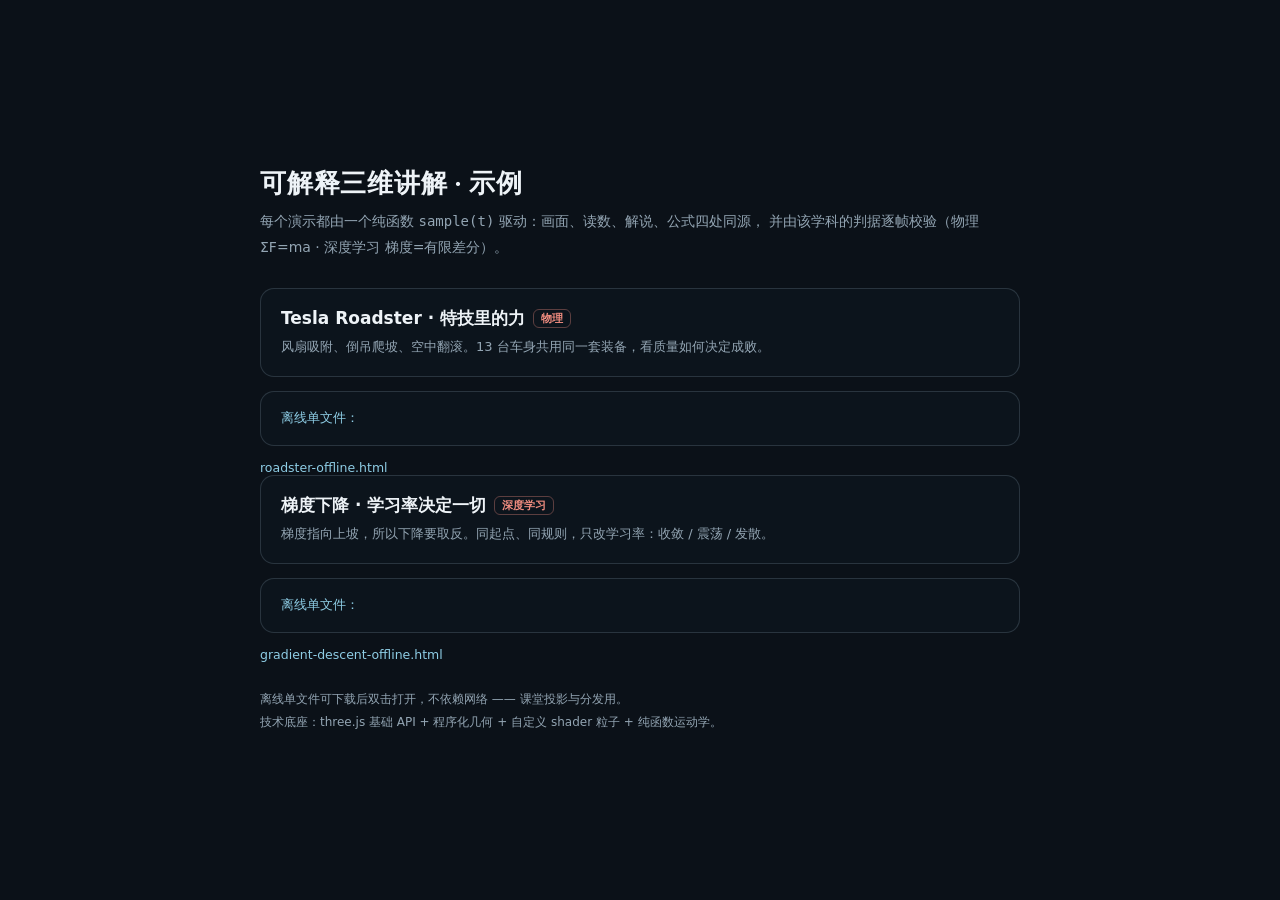
<file: index.html>
<!doctype html>
<html lang="zh-CN">
<head>
<meta charset="UTF-8">
<meta name="viewport" content="width=device-width,initial-scale=1">
<title>可解释三维讲解 · 示例</title>
<style>
  :root{--bg:#0b1118;--ink:#eef3f7;--ink2:#c3d0da;--ink3:#93a5b3;--line:rgba(170,200,220,.18);--accent:#f18d80;}
  *{box-sizing:border-box;margin:0;padding:0}
  body{background:var(--bg);color:var(--ink);font-family:"PingFang SC",system-ui,sans-serif;
       min-height:100dvh;display:grid;place-items:center;padding:40px 20px}
  .wrap{max-width:760px;width:100%}
  h1{font-family:"Songti SC",Georgia,serif;font-size:26px;letter-spacing:.03em;margin-bottom:8px}
  .sub{color:var(--ink3);font-size:14px;line-height:1.8;margin-bottom:28px}
  .card{display:block;text-decoration:none;color:inherit;border:1px solid var(--line);border-radius:14px;
        padding:18px 20px;margin-bottom:14px;background:rgba(14,23,32,.65);transition:.18s}
  .card:hover{border-color:rgba(241,141,128,.5);background:rgba(20,32,44,.9)}
  .card h2{font-size:17px;font-weight:600;margin-bottom:6px}
  .card p{font-size:13px;color:var(--ink3);line-height:1.7}
  .tag{display:inline-block;font-size:11px;color:var(--accent);border:1px solid rgba(241,141,128,.35);
       border-radius:6px;padding:1px 7px;margin-left:8px;vertical-align:2px}
  .dl{font-size:12.5px;color:var(--ink3);margin-top:10px}
  .dl a{color:#8ecde5;text-decoration:none}
  footer{margin-top:26px;font-size:12px;color:var(--ink3);line-height:1.9}
</style>
</head>
<body>
<div class="wrap">
  <h1>可解释三维讲解 · 示例</h1>
  <p class="sub">每个演示都由一个纯函数 <code>sample(t)</code> 驱动：画面、读数、解说、公式四处同源，
     并由该学科的判据逐帧校验（物理 ΣF=ma · 深度学习 梯度=有限差分）。</p>

  <a class="card" href="./roadster/">
    <h2>Tesla Roadster · 特技里的力<span class="tag">物理</span></h2>
    <p>风扇吸附、倒吊爬坡、空中翻滚。13 台车身共用同一套装备，看质量如何决定成败。</p>
    <div class="dl">离线单文件：<a href="./roadster-offline.html">roadster-offline.html</a></div>
  </a>

  <a class="card" href="./gradient-descent/">
    <h2>梯度下降 · 学习率决定一切<span class="tag">深度学习</span></h2>
    <p>梯度指向上坡，所以下降要取反。同起点、同规则，只改学习率：收敛 / 震荡 / 发散。</p>
    <div class="dl">离线单文件：<a href="./gradient-descent-offline.html">gradient-descent-offline.html</a></div>
  </a>

  <footer>
    离线单文件可下载后双击打开，不依赖网络 —— 课堂投影与分发用。<br>
    技术底座：three.js 基础 API + 程序化几何 + 自定义 shader 粒子 + 纯函数运动学。
  </footer>
</div>
</body>
</html>
</file>
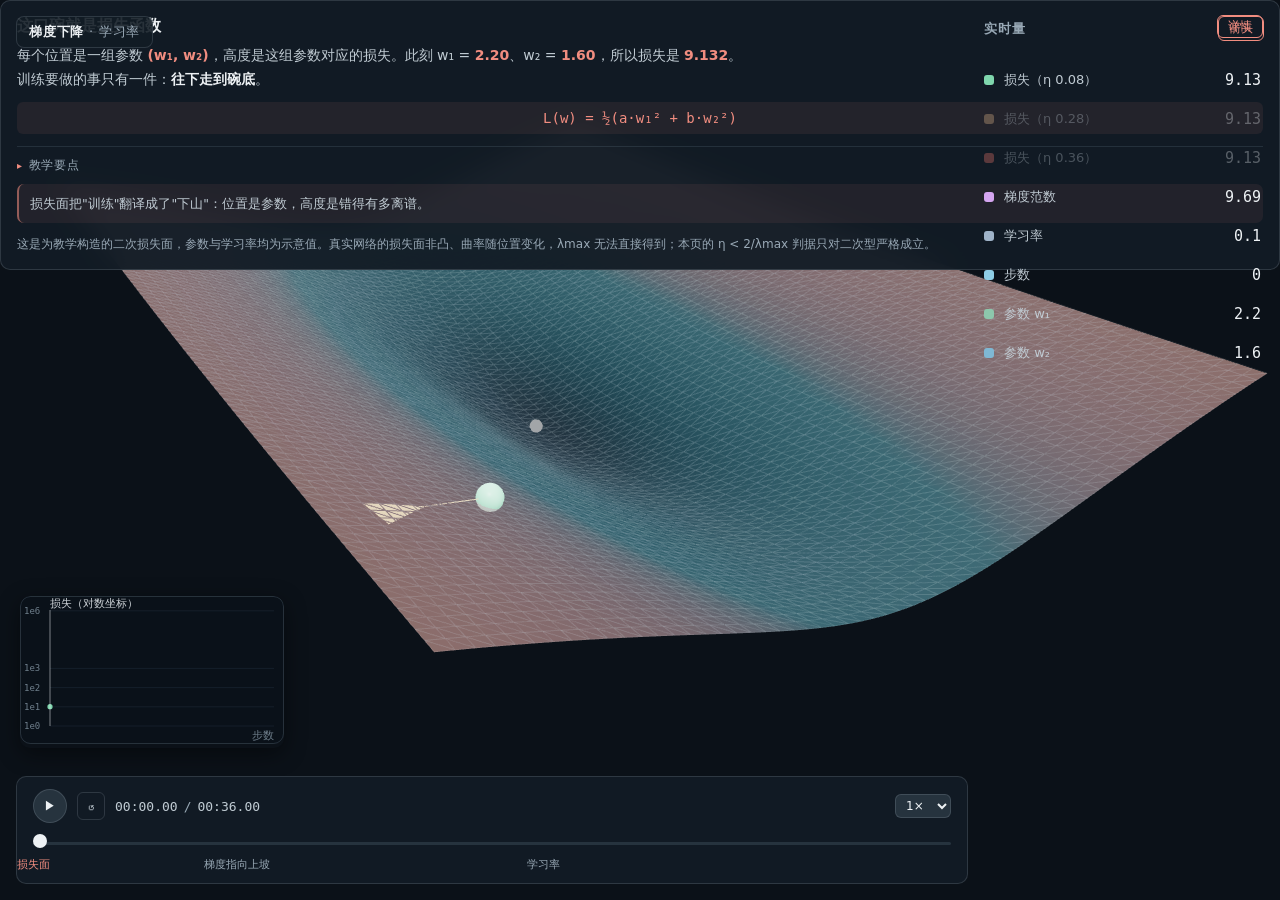
<file: gradient-descent/index.html>
<!doctype html>
<html lang="zh-CN">
<head>
<meta charset="UTF-8">
<meta name="viewport" content="width=device-width, initial-scale=1.0">
<meta name="color-scheme" content="dark">
<meta name="theme-color" content="#0b1118">
<title>梯度下降 · 学习率决定一切</title>
<meta name="description" content="可交互的梯度下降讲解：梯度指向上坡，所以下降要取反；学习率越过 2/L 就开始震荡、然后发散。">
<link rel="icon" href="data:,">
<style>
  *, *::before, *::after { box-sizing: border-box; margin: 0; padding: 0; }
  html, body { height: 100%; }
  body {
    background: #0b1118;
    color: #edf1f4;
    font-family: "Satoshi", "Source Han Sans SC", "PingFang SC", system-ui, sans-serif;
    overflow: hidden;
  }

  #experience {
    position: relative;
    width: 100%;
    height: 100dvh;
    min-height: 560px;
    overflow: hidden;
    isolation: isolate;
  }

  #stage { position: absolute; inset: 0; z-index: 0; }
  #stage canvas { display: block; width: 100%; height: 100%; touch-action: none; }

  #markers {
    position: absolute; inset: 0; z-index: 5;
    pointer-events: none;
  }

  /* ── 顶部控件 ── */
  #controls {
    position: absolute; z-index: 10;
    top: 16px; left: 16px;
    display: flex; align-items: center; gap: 10px;
    flex-wrap: wrap;
  }

  .brand {
    font-size: 13px; letter-spacing: 0.06em;
    color: #99a9b6;
    padding: 6px 12px;
    border: 1px solid rgba(197,212,223,0.16);
    border-radius: 8px;
    background: rgba(18,28,37,0.9);
  }
  .brand strong { color: #edf1f4; font-weight: 600; }

  /* ── 右侧面板 ── */
  #panel {
    position: absolute; z-index: 10;
    top: 16px; right: 16px;
    width: 280px;
    max-height: calc(100dvh - 220px);
    overflow-y: auto;
    display: flex; flex-direction: column; gap: 14px;
  }

  #narrative {
    background: rgba(18,28,37,0.95);
    border: 1px solid rgba(197,212,223,0.16);
    border-radius: 10px;
    padding: 14px 16px;
    backdrop-filter: blur(12px);
  }

  /* 损失曲线小图：左下角 HUD，避开工具栏与时间轴 */
  .gd-chart {
    position: absolute; z-index: 9; left: 20px; bottom: 152px;
    border-radius: 10px; overflow: hidden;
    box-shadow: 0 6px 22px rgba(0,0,0,.45);
    pointer-events: none;
  }
  @media (max-width: 820px) { .gd-chart { display: none; } }

  #force-readout {
    position: absolute; width: 1px; height: 1px; overflow: hidden;
    clip: rect(0,0,0,0); white-space: nowrap;
  }

  /* ── 底部时间轴 ── */
  #timeline-host {
    position: absolute; z-index: 10;
    left: 16px; right: 312px; bottom: 16px;
  }

  /* ── 加载 / 错误 ── */
  #loader {
    position: absolute; inset: 0; z-index: 20;
    display: grid; place-items: center;
    background: #0b1118;
    transition: opacity 0.4s ease;
  }
  #loader.is-ready { opacity: 0; pointer-events: none; }
  #loader p { font-size: 13px; color: #99a9b6; letter-spacing: 0.1em; }

  #render-error {
    position: absolute; z-index: 30;
    top: 50%; left: 50%; transform: translate(-50%, -50%);
    background: rgba(18,28,37,0.98);
    border: 1px solid rgba(197,212,223,0.2);
    border-radius: 12px;
    padding: 24px 28px;
    max-width: 420px;
    text-align: center;
  }
  #render-error h2 { font-size: 17px; margin-bottom: 8px; }
  #render-error p { font-size: 14px; color: #c0cbd3; line-height: 1.6; }

  /* ── 窄屏 ── */
  @media (max-width: 800px) {
    #panel {
      top: auto; bottom: 96px; left: 16px; right: 16px;
      width: auto; max-height: 34dvh;
    }
    #timeline-host { left: 16px; right: 16px; bottom: 12px; }
    #controls { top: 12px; left: 12px; }
  }

  @media (prefers-reduced-motion: reduce) {
    #loader { transition: none; }
  }
</style>
  <script type="module" crossorigin src="./assets/index-Dy_gwmwB.js"></script>
  <link rel="modulepreload" crossorigin href="./assets/three-DLMlh1o_.js">
  <link rel="stylesheet" crossorigin href="./assets/index-Dy4C3hiZ.css">
</head>
<body>

<main id="experience" aria-label="梯度下降 · 可交互讲解">
  <div id="stage" role="img" aria-label="三维损失曲面与下降轨迹"></div>
  <div id="markers" aria-hidden="true"></div>

  <nav id="controls" aria-label="场景控件">
    <span class="brand"><strong>梯度下降</strong> · 学习率</span>
  </nav>

  <aside id="panel" aria-label="实时量与说明"></aside>
  <div id="narrative"></div>

  <div id="timeline-host"></div>

  <div id="force-readout" role="status"></div>

  <div id="loader" role="status"><p>加载中…</p></div>

  <div id="render-error" hidden>
    <h2>无法显示场景</h2>
    <p>请重新加载。如果仍然不行，请确认浏览器已启用硬件加速。</p>
  </div>
</main>

</body>
</html>
</file>
<file: gradient-descent/assets/index-Dy4C3hiZ.css>
:root{--eq-bg: #0b1118;--eq-surface: rgba(18, 28, 37, .95);--eq-surface-2: #26333e;--eq-text: #edf1f4;--eq-text-muted: #c0cbd3;--eq-text-faint: #99a9b6;--eq-border: rgba(197, 212, 223, .16);--eq-accent: #f18d80;--eq-radius: 10px;--eq-gap: 16px;--eq-font: "Satoshi", "Source Han Sans SC", "PingFang SC", system-ui, sans-serif;--eq-font-mono: "IBM Plex Mono", "SF Mono", ui-monospace, monospace}.eq-panel,.eq-timeline,.eq-narrative,.eq-dialog,.eq-marker,.eq-disclaimer,.eq-row,.eq-chapters button,h1,h2,h3,h4,h5,h6,p,li{word-break:keep-all;line-break:strict;overflow-wrap:break-word}h1,h2,h3,h4,.eq-narrative-head h3{text-wrap:balance}p,li,.eq-narrative-body{text-wrap:pretty}.eq-panel{background:var(--eq-surface);border:1px solid var(--eq-border);border-radius:var(--eq-radius);padding:14px 16px;font-family:var(--eq-font);color:var(--eq-text);backdrop-filter:blur(12px)}.eq-panel-head{display:flex;align-items:center;justify-content:space-between;margin-bottom:10px}.eq-panel-head h2{font-size:13px;font-weight:600;letter-spacing:.08em;text-transform:uppercase;color:var(--eq-text-faint);margin:0}.eq-panel-list{display:flex;flex-direction:column;gap:6px}.eq-row{display:grid;grid-template-columns:10px 1fr auto;align-items:center;gap:10px;padding:6px 0 9px;position:relative;transition:opacity .18s ease}.eq-bar{position:absolute;left:0;right:0;bottom:2px;height:2px;border-radius:2px;background:#aac8dc17;overflow:hidden}.eq-bar>i{display:block;height:100%;width:0;border-radius:2px;background:var(--row-color, var(--eq-accent));opacity:.75;transition:width .1s linear}.eq-row.is-inactive .eq-bar{opacity:.35}.eq-row.is-inactive{opacity:.32}.eq-swatch{width:10px;height:10px;border-radius:3px;background:var(--row-color, var(--eq-accent))}.eq-name{font-size:13px;color:var(--eq-text-muted)}.eq-number{font-family:var(--eq-font-mono);font-size:15px;font-variant-numeric:tabular-nums;color:var(--eq-text)}.eq-unit{font-size:11px;color:var(--eq-text-faint);margin-left:3px}.eq-toggle{font:inherit;font-size:12px;color:var(--eq-text-muted);background:transparent;border:1px solid var(--eq-border);border-radius:6px;padding:3px 10px;cursor:pointer}.eq-toggle[aria-pressed=true]{color:var(--eq-accent);border-color:currentColor}.eq-marker{position:absolute;top:0;left:0;display:flex;align-items:baseline;gap:6px;padding:3px 9px;border-radius:6px;background:#0b1118d1;border:1px solid var(--marker-color, var(--eq-accent));font-family:var(--eq-font);font-size:12px;color:var(--eq-text);white-space:nowrap;pointer-events:none;will-change:transform}.eq-marker-name{color:var(--marker-color, var(--eq-accent))}.eq-marker-number{font-family:var(--eq-font-mono);font-variant-numeric:tabular-nums;font-size:13px}.eq-timeline{background:var(--eq-surface);border:1px solid var(--eq-border);border-radius:var(--eq-radius);padding:12px 16px 30px;font-family:var(--eq-font);color:var(--eq-text);position:relative}.eq-transport{display:flex;align-items:center;gap:10px;margin-bottom:10px}.eq-play{width:34px;height:34px;border-radius:50%;border:1px solid var(--eq-border);background:var(--eq-surface-2);color:var(--eq-text);font-size:12px;cursor:pointer}.eq-icon-btn{width:28px;height:28px;border-radius:6px;border:1px solid var(--eq-border);background:transparent;color:var(--eq-text-muted);cursor:pointer;font-size:13px}.eq-timecode{font-family:var(--eq-font-mono);font-variant-numeric:tabular-nums;font-size:13px;color:var(--eq-text-muted);display:flex;gap:6px}.eq-divider{color:var(--eq-text-faint)}.eq-rate{margin-left:auto;font:inherit;font-size:12px;background:var(--eq-surface-2);color:var(--eq-text);border:1px solid var(--eq-border);border-radius:6px;padding:3px 6px}.eq-track{position:relative;height:20px}.eq-track:before{content:"";position:absolute;left:0;right:0;top:9px;height:3px;border-radius:2px;background:var(--eq-surface-2)}.eq-progress{position:absolute;left:0;top:9px;height:3px;border-radius:2px;background:var(--eq-accent);pointer-events:none}.eq-range{position:absolute;inset:0;width:100%;margin:0;appearance:none;background:transparent;cursor:pointer}.eq-range::-webkit-slider-thumb{appearance:none;width:14px;height:14px;border-radius:50%;background:var(--eq-text);border:none;margin-top:-5px}.eq-range::-moz-range-thumb{width:14px;height:14px;border-radius:50%;background:var(--eq-text);border:none}.eq-chapters{position:absolute;left:16px;right:16px;bottom:6px;height:22px}.eq-chapters button{position:absolute;transform:translate(-50%);font:inherit;font-size:11px;color:var(--eq-text-faint);background:transparent;border:none;padding:2px 6px;border-radius:4px;cursor:pointer;white-space:nowrap}.eq-chapters button:hover{color:var(--eq-text)}.eq-chapters button[aria-current=true]{color:var(--eq-accent)}.eq-narrative{font-family:var(--eq-font);color:var(--eq-text)}.eq-narrative-head{display:flex;align-items:center;justify-content:space-between;gap:12px;margin-bottom:6px}.eq-narrative-head h3{font-size:16px;font-weight:600;margin:0;color:var(--eq-text)}.eq-details{font:inherit;font-size:12px;color:var(--eq-accent);background:transparent;border:1px solid currentColor;border-radius:6px;padding:2px 10px;cursor:pointer;flex-shrink:0}.eq-narrative-body{font-size:14px;line-height:1.7;color:var(--eq-text-muted)}.eq-narrative-body strong{color:var(--eq-text)}.eq-narrative-body .hl{color:var(--eq-accent)}.eq-narrative-equation{margin-top:10px;font-family:var(--eq-font-mono);font-size:14px;color:var(--eq-accent);background:#f18d8014;border-radius:6px;padding:8px 12px;text-align:center}.eq-disclaimer{margin-top:12px;font-family:var(--eq-font);font-size:12px;line-height:1.6;color:var(--eq-text-faint)}.eq-dialog{max-width:560px;border:1px solid var(--eq-border);border-radius:14px;background:#121c25;color:var(--eq-text);font-family:var(--eq-font);padding:0}.eq-dialog::backdrop{background:#04080cb3}.eq-dialog-head{display:flex;align-items:center;justify-content:space-between;padding:16px 20px 8px}.eq-dialog-title{font-size:17px;margin:0}.eq-dialog-body{padding:0 20px 20px}.eq-dialog-equation{font-family:var(--eq-font-mono);font-size:16px;color:var(--eq-accent);text-align:center;padding:12px;background:#f18d8014;border-radius:8px;margin-bottom:14px}.eq-dialog-principle{font-size:14px;line-height:1.75;color:var(--eq-text-muted)}.eq-dialog-body h4{font-size:12px;letter-spacing:.08em;text-transform:uppercase;color:var(--eq-text-faint);margin:16px 0 6px}.eq-dialog-pitfalls{margin:0 0 0 18px;font-size:13.5px;color:var(--eq-text-muted)}.eq-dialog-source{font-size:12.5px;color:var(--eq-text-faint);margin-top:16px}.eq-dialog-source a,.eq-illustrative{color:var(--eq-accent)}@media(prefers-reduced-motion:reduce){*,*:before,*:after{animation-duration:.01ms!important;transition-duration:.01ms!important}}.eq-points{margin-top:12px;border-top:1px solid rgba(170,200,220,.12);padding-top:10px}.eq-points>summary{cursor:pointer;font-size:12px;letter-spacing:.06em;color:var(--eq-text-faint, #93a5b3);list-style:none;user-select:none;display:flex;align-items:center;gap:6px}.eq-points>summary::-webkit-details-marker{display:none}.eq-points>summary:before{content:"▸";font-size:10px;transition:transform .18s ease;color:var(--eq-accent, #f18d80)}.eq-points[open]>summary:before{transform:rotate(90deg)}.eq-points>summary:hover{color:var(--eq-text, #eef3f7)}.eq-points-list{list-style:none;margin:10px 0 0;padding:0;display:grid;gap:10px}.eq-points-list li{position:relative;padding-left:14px;font-size:13px;line-height:1.75;color:var(--eq-text-muted, #c3d0da)}.eq-points-list li:before{content:"";position:absolute;left:2px;top:.62em;width:5px;height:5px;border-radius:50%;background:var(--eq-accent, #f18d80);opacity:.8}.eq-points-list li strong{display:block;color:var(--eq-text, #eef3f7);font-weight:600;margin-bottom:2px}.eq-points-list li span{display:block}.eq-points-list li .inline-strong,.eq-points-list li strong.inline-strong{display:inline;margin:0;color:#fff}.eq-points-list li.tone-gravity:before{background:#edc18f}.eq-points-list li.tone-fan:before{background:#8ecde5}.eq-points-list li.tone-contact:before{background:#d7e3e8}.eq-points-list li.tone-tire:before{background:#8dc7ac}.eq-points-list li.tone-thrust:before{background:#f97d70}.eq-points-list li.tone-torque:before{background:#c6b1e8}.eq-points-cite{display:inline-block;margin-top:3px;font-style:normal;font-size:11px;letter-spacing:.04em;color:var(--eq-text-faint, #93a5b3);border-bottom:1px dotted currentColor}.eq-takeaway{margin-top:10px;padding:9px 11px;border-radius:7px;background:#f18d8014;border-left:2px solid rgba(241,141,128,.55);font-size:12.5px;line-height:1.75;color:var(--eq-text-muted, #c3d0da)}.eq-takeaway strong{color:#ffb3a6}
</file>
